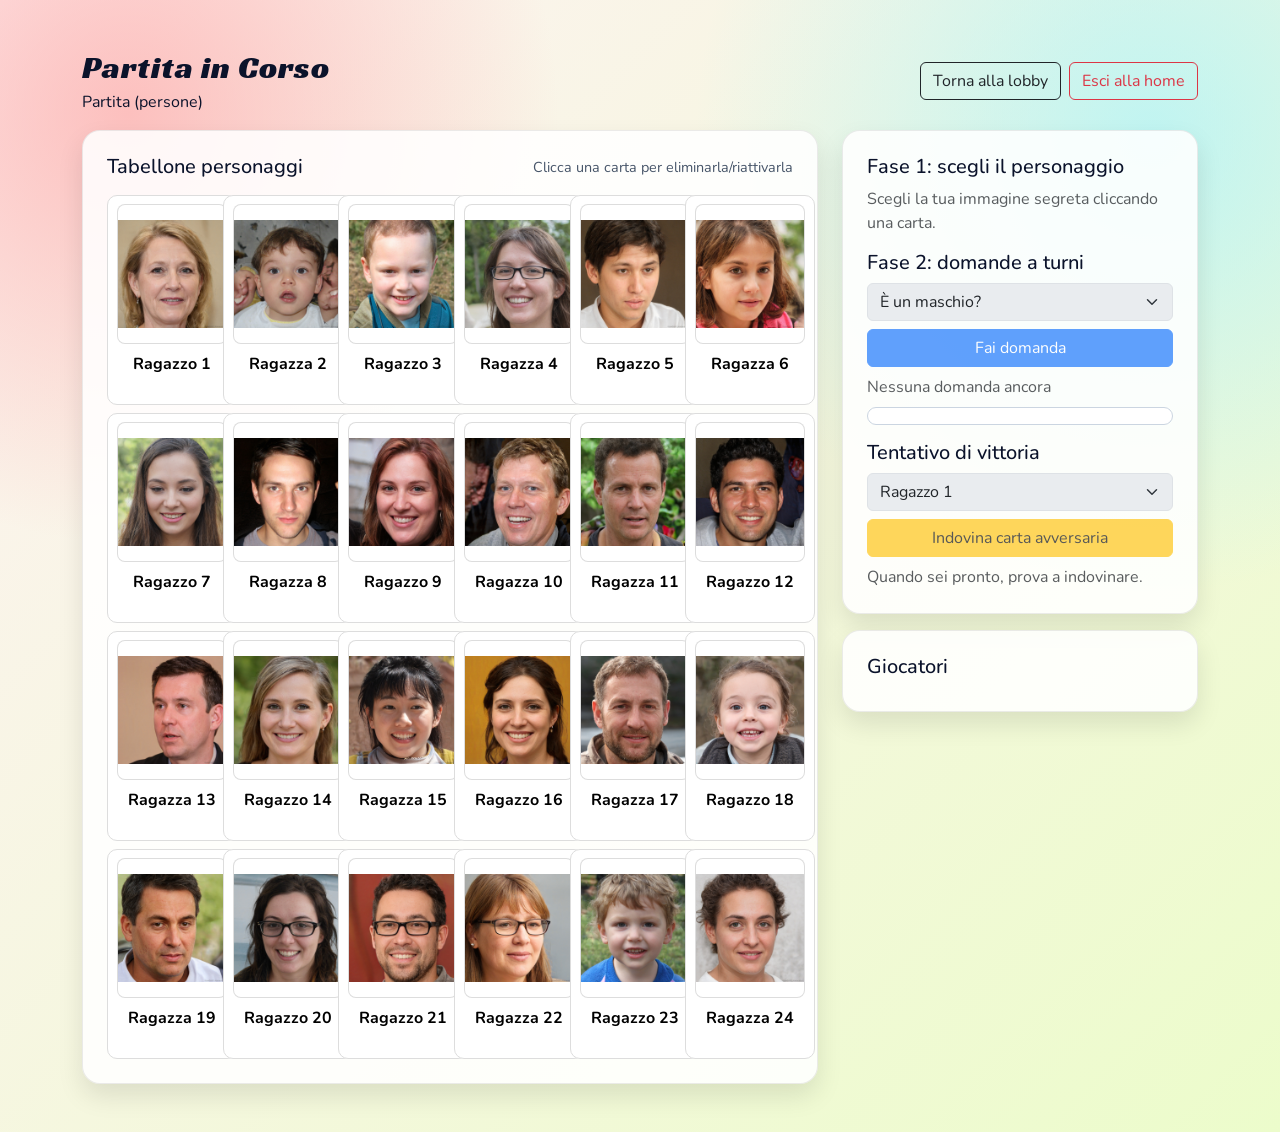
<file: static/game.html>
<!DOCTYPE html>
<html lang="it">
<head>
    <meta charset="UTF-8">
    <meta name="viewport" content="width=device-width, initial-scale=1.0">
    <title>Indovina Chi - Partita</title>
    <link href="https://fonts.googleapis.com/css2?family=Racing+Sans+One&family=Nunito:wght@400;600;700&display=swap" rel="stylesheet">
    <link
        href="https://cdn.jsdelivr.net/npm/bootstrap@5.3.2/dist/css/bootstrap.min.css"
        rel="stylesheet"
        integrity="sha384-T3c6CoIi6uLrA9TneNEoa7RxnatzjcDSCmG1MXxSR1GAsXEV/Dwwykc2MPK8M2HN"
        crossorigin="anonymous"
    />
    <link rel="stylesheet" href="stile.css" />
</head>
<body class="game-page">
    <!-- Schermata partita: tabellone, azioni di gioco e stato giocatori -->
    <main class="container py-4 py-md-5">
        <!-- Header partita con navigazione verso lobby/home -->
        <div class="d-flex justify-content-between align-items-center flex-wrap gap-2 mb-3">
            <div>
                <h1 class="title h2 mb-1">Partita in Corso</h1>
                <p id="gameInfo" class="mb-0">Indovina Chi</p>
            </div>
            <div class="d-flex gap-2">
                <a href="splash.html" class="btn btn-outline-dark">Torna alla lobby</a>
                <a id="homeBtn" href="index.html" class="btn btn-outline-danger">Esci alla home</a>
            </div>
        </div>

    <!-- Layout a due colonne: tabellone personaggi + controlli partita -->
        <div class="row g-4">
            <section class="col-lg-8">
        <!-- Colonna sinistra: griglia carte personaggi -->
                <div class="panel p-3 p-md-4">
                    <div class="d-flex justify-content-between align-items-center mb-3">
                        <h2 class="h5 mb-0">Tabellone personaggi</h2>
                        <span class="hint">Clicca una carta per eliminarla/riattivarla</span>
                    </div>
                    <div id="board" class="row row-cols-2 row-cols-md-4 row-cols-xl-6 g-2"></div>
                </div>
            </section>

            <section class="col-lg-4">
                <!-- Colonna destra: fasi di gioco (domande, risposta, tentativo) -->
                <div class="panel p-3 p-md-4 mb-3">
                    <h2 class="h5">Fase 1: scegli il personaggio</h2>
                    <p id="selectionStatus" class="mb-3 text-muted">Scegli la tua immagine segreta cliccando una carta.</p>

                    <h2 class="h5">Fase 2: domande a turni</h2>
                    <select id="questionSelect" class="form-select mb-2"></select>
                    <button id="saveQuestion" class="btn btn-primary w-100">Fai domanda</button>
                    <div id="answerPanel" class="mt-2 hide">
                        <p id="pendingQuestionText" class="mb-2 small"></p>
                        <div class="d-flex gap-2">
                            <button id="answerYesBtn" class="btn btn-success w-100">Rispondi SI</button>
                            <button id="answerNoBtn" class="btn btn-danger w-100">Rispondi NO</button>
                        </div>
                    </div>
                    <p id="questionView" class="mt-2 mb-2 text-muted">Nessuna domanda ancora</p>
                    <div id="questionList" class="question-list"></div>

                    <h2 class="h5 mt-3">Tentativo di vittoria</h2>
                    <select id="guessSelect" class="form-select mb-2"></select>
                    <button id="guessBtn" class="btn btn-warning w-100">Indovina carta avversaria</button>
                    <p id="guessFeedback" class="mt-2 mb-0 text-muted">Quando sei pronto, prova a indovinare.</p>

                    <div id="resultBanner" class="result-banner hide">
                        <p id="resultText" class="mb-2 fw-bold"></p>
                        <button id="restartBtn" class="btn btn-success w-100">Riapri la lobby</button>
                    </div>
                </div>
                <div class="panel p-3 p-md-4">
                    <!-- Lista giocatori presenti nella partita -->
                    <h2 class="h5">Giocatori</h2>
                    <ul id="playersList" class="list-group"></ul>
                </div>
            </section>
        </div>
    </main>

    <!-- Dialog personalizzati (alert, confirm, prompt) -->
    <script src="dialog.js"></script>
    <!-- Logica client della partita -->
    <script>
        // Configurazione runtime della schermata partita.
        const API_KEY = "2a6b126a-b0e9-4af0-a164-55f023d4d99c7f310849919647d5952eecd649e731cc";
        const BASE_URL = "";

        //const API_KEY = "aad21851-d11f-4bd0-ab19-5d1a52ae8dd585af34615bf747bca1a2b4709d7fc4a2";
        //const BASE_URL = "https://fluffy-sniffle-x9r9jvjx76g36jxr-3000.app.github.dev";

        const ACTIVE_SESSION_KEY = "guesswho_active_session";
        const BOT_NAME = "BOT";
        const SOLO_WAIT_MS = 60 * 1000;

        function readActiveSession() {
            try {
                return JSON.parse(sessionStorage.getItem(ACTIVE_SESSION_KEY) || "{}");
            } catch {
                return {};
            }
        }

        const params = new URLSearchParams(window.location.search);
        const sessionData = readActiveSession();
        const gameId = params.get("gameId") || sessionData.gameId || "";
        const gameName = params.get("gameName") || sessionData.gameName || "Partita";
        const gameCategory = String(sessionData.gameCategory || "persone").toLowerCase();
        const playerId = params.get("playerId") || sessionData.playerId || "";
        if (window.location.search) {
            window.history.replaceState({}, document.title, window.location.pathname);
        }

        const boardEl = document.getElementById("board");
        const playersListEl = document.getElementById("playersList");
        const questionSelect = document.getElementById("questionSelect");
        const questionView = document.getElementById("questionView");
        const questionList = document.getElementById("questionList");
        const saveQuestion = document.getElementById("saveQuestion");
        const answerPanel = document.getElementById("answerPanel");
        const pendingQuestionText = document.getElementById("pendingQuestionText");
        const answerYesBtn = document.getElementById("answerYesBtn");
        const answerNoBtn = document.getElementById("answerNoBtn");
        const selectionStatus = document.getElementById("selectionStatus");
        const gameInfo = document.getElementById("gameInfo");
        const homeBtn = document.getElementById("homeBtn");
        const guessSelect = document.getElementById("guessSelect");
        const guessBtn = document.getElementById("guessBtn");
        const guessFeedback = document.getElementById("guessFeedback");
        const resultBanner = document.getElementById("resultBanner");
        const resultText = document.getElementById("resultText");
        const restartBtn = document.getElementById("restartBtn");

        let categoryData = null;
        let characterCards = [];

        // Carica i dati JSON della categoria selezionata (personaggi + domande).
        async function loadCategoryData(category) {
            if (categoryData) {
                return categoryData;
            }

            const response = await fetch(`data/${category}.json`, {
                method: "GET",
                redirect: "follow"
            });
            const raw = await response.text();
            if (!response.ok) {
                throw new Error("Errore caricamento dati categoria");
            }

            if (!raw.trim()) {
                throw new Error("Dati categoria vuoti");
            }

            const result = JSON.parse(raw);
            if (!response.ok) {
                throw new Error(result.error || "Errore caricamento dati categoria");
            }

            categoryData = result;
            return categoryData;
        }

        function getCharacterImageUrl(name) {
            const match = categoryData?.personaggi?.find((item) => item.nome === name);
            if (match?.immagine) {
                return match.immagine;
            }
            return `https://picsum.photos/seed/${encodeURIComponent(`${gameId || "fallback"}-${name}`)}/240/240`;
        }

        function buildCharacterCards() {
            characterCards = (categoryData?.personaggi || []).map((personaggio, index) => ({
                id: `char-${index + 1}`,
                name: personaggio.nome,
                imageUrl: personaggio.immagine || getCharacterImageUrl(personaggio.nome)
            }));
        }

        // Ritorna l'elenco domande disponibili per la categoria attiva.
        function questionsForCategory() {
            return (categoryData?.domande || []).map((item) => item.testo);
        }

        function getCharacterById(characterId) {
            return characterCards.find((c) => c.id === characterId) || null;
        }

        function computeExpectedAnswerForCategory(characterName, questionText) {
            const question = categoryData?.domande?.find((item) => item.testo === questionText);
            if (!question) {
                return null;
            }
            const characterData = categoryData?.personaggi?.find((item) => item.nome === characterName);
            if (!characterData || typeof characterData.attributi?.[question.attributo] !== "boolean") {
                return null;
            }
            return characterData.attributi[question.attributo];
        }

        function getExpectedAnswerForPlayer(questionText, targetPlayerId, choiceMap) {
            if (!categoryData?.domande?.length || !categoryData?.personaggi?.length) {
                return null;
            }

            const targetCharacterId = choiceMap[targetPlayerId] || "";
            const targetCharacter = getCharacterById(targetCharacterId);
            if (!targetCharacter) {
                return null;
            }
            return computeExpectedAnswerForCategory(targetCharacter.name, questionText);
        }

        // Ricostruisce conoscenza del bot (candidati rimasti + domande gia usate).
        function getBotKnowledge(botPlayerId, targetPlayerId, moves) {
            if (!targetPlayerId || !categoryData?.domande?.length || !categoryData?.personaggi?.length) {
                return {
                    candidates: [],
                    askedQuestions: new Set()
                };
            }

            const questionsByBot = getQuestionMoves(moves).filter(
                (m) => m.playerId === botPlayerId && m.data.targetPlayerId === targetPlayerId
            );
            const askedQuestions = new Set(questionsByBot.map((m) => m.data?.text).filter(Boolean));

            const latestAnswerByQuestionId = {};
            getAnswerMoves(moves).forEach((answerMove) => {
                if (answerMove.data && answerMove.data.questionId) {
                    latestAnswerByQuestionId[answerMove.data.questionId] = answerMove;
                }
            });

            let candidates = [...(categoryData.personaggi || [])];
            questionsByBot.forEach((questionMove) => {
                const answerMove = latestAnswerByQuestionId[questionMove.data.questionId];
                if (!answerMove || typeof answerMove.data?.answer !== "boolean") {
                    return;
                }

                const questionConfig = categoryData.domande.find((q) => q.testo === questionMove.data.text);
                if (!questionConfig || !questionConfig.attributo) {
                    return;
                }

                candidates = candidates.filter((character) => {
                    const value = character.attributi?.[questionConfig.attributo];
                    return typeof value === "boolean" && value === answerMove.data.answer;
                });
            });

            return {
                candidates,
                askedQuestions
            };
        }

        function pickBestBotQuestion(candidates, askedQuestions) {
            const questions = categoryData?.domande || [];
            let bestQuestion = null;
            let bestScore = Number.POSITIVE_INFINITY;

            questions.forEach((question) => {
                if (!question?.testo || !question?.attributo || askedQuestions.has(question.testo)) {
                    return;
                }

                let yesCount = 0;
                let noCount = 0;
                candidates.forEach((character) => {
                    const value = character.attributi?.[question.attributo];
                    if (value === true) {
                        yesCount += 1;
                    } else if (value === false) {
                        noCount += 1;
                    }
                });

                // Scarto domande che non riducono i candidati.
                if (yesCount === 0 || noCount === 0) {
                    return;
                }

                const splitScore = Math.abs(yesCount - noCount);
                if (splitScore < bestScore) {
                    bestScore = splitScore;
                    bestQuestion = question.testo;
                }
            });

            if (bestQuestion) {
                return bestQuestion;
            }

            const fallback = questions.find((question) => question?.testo && !askedQuestions.has(question.testo));
            return fallback ? fallback.testo : null;
        }

        // Se il bot ha ridotto a un solo candidato, ritorna la carta da tentare.
        function getBotGuessCandidate(botPlayerId, targetPlayerId, moves) {
            const { candidates } = getBotKnowledge(botPlayerId, targetPlayerId, moves);
            if (candidates.length !== 1) {
                return null;
            }

            const match = candidates[0];
            return characterCards.find((card) => card.name === match.nome) || null;
        }

        let playersCache = [];
        let mySelectedCharacterId = "";
        let latestMovesCache = [];

        // Utility per leggere il turno e le mosse rilevanti del round corrente.
        function getOpponentPlayerId(players, currentPlayerId) {
            const opponent = players.find((p) => p.id !== currentPlayerId);
            return opponent ? opponent.id : "";
        }

        function getQuestionMoves(moves) {
            return moves.filter((m) => m.data && m.data.type === "question");
        }

        function getAnswerMoves(moves) {
            return moves.filter((m) => m.data && m.data.type === "answer");
        }

        function getCurrentRoundMoves(moves) {
            const resetIndexes = [];
            moves.forEach((m, index) => {
                if (m.data && m.data.type === "round-reset") {
                    resetIndexes.push(index);
                }
            });

            if (resetIndexes.length === 0) {
                return moves;
            }

            const startIndex = resetIndexes[resetIndexes.length - 1];
            return moves.slice(startIndex + 1);
        }

        function getLatestQuestionWithoutAnswer(moves) {
            const questions = getQuestionMoves(moves);
            const answers = getAnswerMoves(moves);
            for (let i = questions.length - 1; i >= 0; i -= 1) {
                const q = questions[i];
                const answered = answers.some((a) => a.data.questionId === q.data.questionId);
                if (!answered) {
                    return q;
                }
            }
            return null;
        }

        function getTurnState(moves, players) {
            if (players.length < 2) {
                return { canAskPlayerId: "", pendingQuestion: null };
            }

            const questions = getQuestionMoves(moves);
            const answers = getAnswerMoves(moves);
            const pendingQuestion = getLatestQuestionWithoutAnswer(moves);
            if (pendingQuestion) {
                return {
                    canAskPlayerId: "",
                    pendingQuestion
                };
            }

            if (questions.length === 0) {
                return {
                    canAskPlayerId: players[0].id,
                    pendingQuestion: null
                };
            }

            const lastQuestion = questions[questions.length - 1];
            const lastAnswer = answers.filter((a) => a.data.questionId === lastQuestion.data.questionId).pop() || null;
            if (!lastAnswer) {
                return {
                    canAskPlayerId: "",
                    pendingQuestion: lastQuestion
                };
            }

            return {
                canAskPlayerId: lastQuestion.data.targetPlayerId || "",
                pendingQuestion: null
            };
        }

        // Helper API e gestione uscita partita.
        function isBotPlayer(player) {
            return Boolean(player && typeof player.name === "string" && player.name.toUpperCase().startsWith(BOT_NAME));
        }

        function headers() {
            const h = new Headers();
            h.append("X-API-Key", API_KEY);
            return h;
        }

        async function removeCurrentPlayer() {
            if (!gameId || !playerId) {
                return;
            }

            try {
                await fetch(`${BASE_URL}/games/${gameId}/players/${playerId}`, {
                    method: "DELETE",
                    headers: headers(),
                    redirect: "follow"
                });
            } catch (error) {
                console.error(error);
            }
        }

        async function addBotToGame() {
            const response = await fetch(`${BASE_URL}/games/${gameId}/players`, {
                method: "POST",
                headers: new Headers({
                    "X-API-Key": API_KEY,
                    "Content-Type": "application/json"
                }),
                body: JSON.stringify({ name: BOT_NAME }),
                redirect: "follow"
            });
            const result = await response.json();
            if (!response.ok) {
                throw new Error(result.error || "Errore inserimento bot");
            }
            return result.player;
        }

        async function getPlayersSnapshot() {
            const response = await fetch(`${BASE_URL}/games/${gameId}/players`, {
                method: "GET",
                headers: headers(),
                redirect: "follow"
            });
            const result = await response.json();
            if (!response.ok) {
                return [];
            }
            return result.players || [];
        }

        // Se rimane solo il bot, elimina partita e riporta alla home.
        async function tryDeleteGameIfOnlyBot(players) {
            if (players.length === 1 && isBotPlayer(players[0])) {
                try {
                    await fetch(`${BASE_URL}/games/${gameId}`, {
                        method: "DELETE",
                        headers: headers(),
                        redirect: "follow"
                    });
                } catch (error) {
                    console.error(error);
                }
                sessionStorage.removeItem(ACTIVE_SESSION_KEY);
                window.location.href = "index.html";
                return true;
            }
            return false;
        }

        async function leaveToHome(event) {
            event.preventDefault();

            const playersBeforeLeave = await getPlayersSnapshot();
            const wasOneHumanOneBot = playersBeforeLeave.length === 2
                && playersBeforeLeave.some((p) => p.id === playerId)
                && playersBeforeLeave.some(isBotPlayer);

            await removeCurrentPlayer();

            if (wasOneHumanOneBot) {
                try {
                    await fetch(`${BASE_URL}/games/${gameId}`, {
                        method: "DELETE",
                        headers: headers(),
                        redirect: "follow"
                    });
                } catch (error) {
                    console.error(error);
                }
            }

            try {
                const response = await fetch(`${BASE_URL}/games/${gameId}/players`, {
                    method: "GET",
                    headers: headers(),
                    redirect: "follow"
                });
                const result = await response.json();
                if (response.ok) {
                    await tryDeleteGameIfOnlyBot(result.players || []);
                }
            } catch (error) {
                console.error(error);
            }
            sessionStorage.removeItem(ACTIVE_SESSION_KEY);
            window.location.href = "index.html";
        }

        function restartToLobby() {
            window.location.href = `splash.html?gameId=${gameId}&returnFromGame=true`;
        }

        // Rendering tabellone carte personaggi.
        function renderBoard() {
            boardEl.innerHTML = "";
            characterCards.forEach((character) => {
                const col = document.createElement("div");
                col.className = "col";

                const card = document.createElement("button");
                card.type = "button";
                card.className = "character-card w-100";
                card.dataset.characterId = character.id;
                card.innerHTML = `
                    <img class="character-thumb" src="${character.imageUrl}" alt="${character.name}">
                    <div>${character.name}</div>
                `;
                card.addEventListener("click", () => {
                    if (!mySelectedCharacterId) {
                        chooseSecretCharacter(character);
                        return;
                    }
                    card.classList.toggle("off");
                });

                col.appendChild(card);
                boardEl.appendChild(col);
            });
        }

        async function loadPlayers() {
            if (!gameId) {
                return [];
            }

            const response = await fetch(`${BASE_URL}/games/${gameId}/players`, {
                method: "GET",
                headers: headers(),
                redirect: "follow"
            });
            const result = await response.json();
            if (!response.ok) {
                throw new Error(result.error || "Errore caricamento giocatori");
            }

            playersListEl.innerHTML = "";
            result.players.forEach((p) => {
                const li = document.createElement("li");
                li.className = "list-group-item d-flex justify-content-between align-items-center";
                li.innerHTML = `<span>${p.name}</span>${p.id === playerId ? "<span class='badge text-bg-primary'>Tu</span>" : ""}`;
                playersListEl.appendChild(li);
            });

            if (playerId && !result.players.some((p) => p.id === playerId)) {
                await showAppAlert("Non fai piu parte della partita.", { title: "Accesso rimosso" });
                sessionStorage.removeItem(ACTIVE_SESSION_KEY);
                window.location.href = "index.html";
                return [];
            }

            playersCache = result.players;
            return result.players;
        }

        // API mosse: lettura stato e invio nuove azioni.
        async function getMoves() {
            const response = await fetch(`${BASE_URL}/games/${gameId}/moves`, {
                method: "GET",
                headers: headers(),
                redirect: "follow"
            });
            const result = await response.json();
            if (!response.ok) {
                throw new Error(result.error || "Errore caricamento mosse");
            }
            return result.moves || [];
        }

        async function postMove(data) {
            const response = await fetch(`${BASE_URL}/games/${gameId}/moves`, {
                method: "POST",
                headers: new Headers({
                    "X-API-Key": API_KEY,
                    "Content-Type": "application/json"
                }),
                body: JSON.stringify({
                    playerId,
                    data
                }),
                redirect: "follow"
            });
            const result = await response.json();
            if (!response.ok) {
                throw new Error(result.error || "Errore invio mossa");
            }
            return result;
        }

        async function postMoveAsPlayer(customPlayerId, data) {
            const response = await fetch(`${BASE_URL}/games/${gameId}/moves`, {
                method: "POST",
                headers: new Headers({
                    "X-API-Key": API_KEY,
                    "Content-Type": "application/json"
                }),
                body: JSON.stringify({
                    playerId: customPlayerId,
                    data
                }),
                redirect: "follow"
            });
            const result = await response.json();
            if (!response.ok) {
                throw new Error(result.error || "Errore invio mossa bot");
            }
        }

        // Logica bot per avvio automatico quando il giocatore resta solo.
        async function ensureBotForSoloPlayer(players, moves) {
            if (await tryDeleteGameIfOnlyBot(players)) {
                return;
            }

            const timerMoves = moves.filter((m) => m.data && m.data.type === "solo-timer");
            const resetMoves = moves.filter((m) => m.data && m.data.type === "solo-reset");
            const latestTimer = timerMoves[timerMoves.length - 1] || null;
            const latestReset = resetMoves[resetMoves.length - 1] || null;
            const timerActive = latestTimer && (!latestReset || new Date(latestTimer.timestamp) > new Date(latestReset.timestamp));

            const humanPlayers = players.filter((p) => !isBotPlayer(p));
            const hasBot = players.some(isBotPlayer);

            if (humanPlayers.length !== 1 || hasBot) {
                if (timerActive) {
                    await postMove({ type: "solo-reset" });
                }
                return;
            }

            const soloPlayer = humanPlayers[0];
            if (!timerActive || latestTimer.data.playerId !== soloPlayer.id) {
                await postMove({ type: "solo-timer", playerId: soloPlayer.id, startedAt: new Date().toISOString() });
                return;
            }

            const startedAt = new Date(latestTimer.data.startedAt || latestTimer.timestamp).getTime();
            if (Date.now() - startedAt < SOLO_WAIT_MS) {
                return;
            }

            const bot = await addBotToGame();
            await postMoveAsPlayer(bot.id, { type: "bot-joined", reason: "solo-timeout", playerName: BOT_NAME });
            await postMoveAsPlayer(bot.id, { type: "start", playerName: BOT_NAME });
            await postMove({ type: "solo-reset" });
        }

        function getLatestChoiceMap(moves) {
            const map = {};
            moves.filter((m) => m.data && m.data.type === "secret-choice").forEach((m) => {
                map[m.playerId] = m.data.characterId;
            });
            return map;
        }

        // Aggiorna controlli UI in base a scelta personaggio e turno corrente.
        function updateSelectionUi(moves, players) {
            const choiceMoves = moves.filter((m) => m.data && m.data.type === "secret-choice");
            const latestChoiceByPlayer = {};
            choiceMoves.forEach((m) => {
                latestChoiceByPlayer[m.playerId] = m.data.characterId;
            });

            mySelectedCharacterId = latestChoiceByPlayer[playerId] || "";

            const selectedCount = players.filter((p) => latestChoiceByPlayer[p.id]).length;
            const allReady = players.length >= 2 && selectedCount === players.length;

            const boardCards = boardEl.querySelectorAll(".character-card");
            boardCards.forEach((card) => {
                card.classList.remove("selected-secret");
                if (mySelectedCharacterId && card.dataset.characterId === mySelectedCharacterId) {
                    card.classList.add("selected-secret");
                }
            });

            if (!mySelectedCharacterId) {
                selectionStatus.innerText = "Scegli la tua immagine segreta cliccando una carta.";
            } else if (!allReady) {
                selectionStatus.innerText = "Immagine scelta. In attesa che l'altro giocatore scelga la sua.";
            } else {
                selectionStatus.innerText = "Entrambi pronti. Ora fatevi le domande.";
            }

            const turnState = getTurnState(moves, players);
            const myPendingQuestion = turnState.pendingQuestion && turnState.pendingQuestion.data.targetPlayerId === playerId
                ? turnState.pendingQuestion
                : null;

            const canAsk = allReady && turnState.canAskPlayerId === playerId;
            const canAnswer = allReady && Boolean(myPendingQuestion);

            questionSelect.disabled = !canAsk;
            saveQuestion.disabled = !canAsk;
            guessSelect.disabled = !allReady;
            guessBtn.disabled = !allReady;

            if (canAnswer) {
                answerPanel.classList.remove("hide");
                pendingQuestionText.innerText = `Domanda ricevuta: ${myPendingQuestion.data.text}`;
                answerYesBtn.disabled = false;
                answerNoBtn.disabled = false;
            } else {
                answerPanel.classList.add("hide");
                pendingQuestionText.innerText = "";
                answerYesBtn.disabled = true;
                answerNoBtn.disabled = true;
            }

            if (!allReady) {
                questionView.innerText = "Le domande si attivano quando entrambi hanno scelto la carta.";
            } else if (canAsk) {
                questionView.innerText = "E' il tuo turno: scegli una domanda preimpostata.";
            } else if (canAnswer) {
                questionView.innerText = "Rispondi alla domanda ricevuta per continuare il turno.";
            } else if (turnState.pendingQuestion) {
                questionView.innerText = "In attesa che l'avversario risponda alla domanda in corso.";
            } else {
                const asker = players.find((p) => p.id === turnState.canAskPlayerId);
                questionView.innerText = `Turno di ${asker ? asker.name : "altro giocatore"}: attendi la prossima domanda.`;
            }
        }

        function renderQuestions(moves) {
            const questionMoves = getQuestionMoves(moves);
            const answerMoves = getAnswerMoves(moves);
            const guessMoves = moves.filter((m) => m.data && m.data.type === "guess");
            questionList.innerHTML = "";

            if (questionMoves.length === 0) {
                questionList.innerHTML = "<p class='text-muted mb-0'>Le domande appariranno qui in tempo reale.</p>";
            } else {
                questionMoves.forEach((m) => {
                    const item = document.createElement("div");
                    item.className = "question-item";
                    const who = m.data.playerName || "Giocatore";
                    const targetName = playersCache.find((p) => p.id === m.data.targetPlayerId)?.name || "avversario";
                    item.innerHTML = `<strong>${who}</strong> chiede a <strong>${targetName}</strong>: ${m.data.text || ""}`;
                    questionList.appendChild(item);

                    const answer = answerMoves.find((a) => a.data.questionId === m.data.questionId);
                    const answerItem = document.createElement("div");
                    answerItem.className = "question-item";
                    if (answer) {
                        const answerWho = answer.data.playerName || "Giocatore";
                        answerItem.innerHTML = `<strong>${answerWho}</strong> risponde: ${answer.data.answerText || "-"}`;
                    } else {
                        answerItem.innerHTML = "<em class='text-muted'>In attesa di risposta...</em>";
                    }
                    questionList.appendChild(answerItem);
                });
            }

            guessMoves.forEach((m) => {
                const item = document.createElement("div");
                item.className = "question-item";
                const who = m.data.playerName || "Giocatore";
                item.innerHTML = `<strong>${who}</strong> ha provato a indovinare: ${m.data.guessedCharacterName || "?"} ${m.data.correct ? "(GIUSTO)" : "(sbagliato)"}`;
                questionList.appendChild(item);
            });
            questionList.scrollTop = questionList.scrollHeight;
        }

        // Gestione comportamento bot durante il gioco (risposte, domande, tentativi).
        async function ensureBotParticipation(players, moves) {
            const botPlayer = players.find(isBotPlayer);
            if (!botPlayer) {
                return;
            }

            const targetPlayer = players.find((p) => p.id !== botPlayer.id) || null;

            const gameOverMoves = moves.filter((m) => m.data && m.data.type === "game-over");
            if (gameOverMoves.length > 0) {
                return;
            }

            const latestChoiceByPlayer = getLatestChoiceMap(moves);
            if (!latestChoiceByPlayer[botPlayer.id]) {
                const randomChar = characterCards[Math.floor(Math.random() * characterCards.length)];
                await postMoveAsPlayer(botPlayer.id, {
                    type: "secret-choice",
                    characterId: randomChar.id,
                    characterName: randomChar.name,
                    imageUrl: randomChar.imageUrl,
                    playerName: BOT_NAME
                });
                return;
            }

            const allReady = players.length >= 2 && players.every((p) => latestChoiceByPlayer[p.id]);
            if (!allReady) {
                return;
            }

            const turnState = getTurnState(moves, players);
            const pendingQuestion = turnState.pendingQuestion;

            if (pendingQuestion && pendingQuestion.data.targetPlayerId === botPlayer.id) {
                const botAnswerMoves = getAnswerMoves(moves).filter((m) => m.playerId === botPlayer.id);
                const lastBotAnswerMs = botAnswerMoves.length > 0
                    ? new Date(botAnswerMoves[botAnswerMoves.length - 1].timestamp).getTime()
                    : 0;
                if (Date.now() - lastBotAnswerMs > 2500) {
                    const latestChoiceByPlayerBot = getLatestChoiceMap(moves);
                    const expectedAnswer = getExpectedAnswerForPlayer(
                        pendingQuestion.data.text,
                        botPlayer.id,
                        latestChoiceByPlayerBot
                    );
                    const yes = typeof expectedAnswer === "boolean" ? expectedAnswer : (Math.random() >= 0.5);
                    await postMoveAsPlayer(botPlayer.id, {
                        type: "answer",
                        questionId: pendingQuestion.data.questionId,
                        answer: yes,
                        answerText: yes ? "SI" : "NO",
                        validated: typeof expectedAnswer === "boolean",
                        playerName: BOT_NAME
                    });
                }
                return;
            }

            if (turnState.canAskPlayerId === botPlayer.id) {
                const botGuessMoves = moves.filter((m) => m.data && m.data.type === "guess" && m.playerId === botPlayer.id);
                const lastBotGuessMs = botGuessMoves.length > 0
                    ? new Date(botGuessMoves[botGuessMoves.length - 1].timestamp).getTime()
                    : 0;
                const { candidates, askedQuestions } = getBotKnowledge(botPlayer.id, targetPlayer?.id || "", moves);
                const candidateCard = getBotGuessCandidate(botPlayer.id, targetPlayer?.id || "", moves);
                const guessedIds = new Set(botGuessMoves.map((m) => m.data?.guessedCharacterId).filter(Boolean));
                const candidateCards = candidates
                    .map((candidate) => characterCards.find((card) => card.name === candidate.nome))
                    .filter(Boolean)
                    .filter((card) => !guessedIds.has(card.id));
                const nextQuestionText = pickBestBotQuestion(candidates, askedQuestions);
                const hasPerfectDeduction = Boolean(candidateCard);
                const noMoreUsefulQuestions = !nextQuestionText;

                const shouldGuessNow = Boolean(
                    targetPlayer
                    && candidateCards.length > 0
                    && (
                        hasPerfectDeduction
                        || noMoreUsefulQuestions
                    )
                    && Date.now() - lastBotGuessMs > 2500
                );

                if (shouldGuessNow) {
                    const guessCard = hasPerfectDeduction
                        ? candidateCard
                        : candidateCards[Math.floor(Math.random() * candidateCards.length)];
                    if (guessCard && targetPlayer) {
                        const correct = latestChoiceByPlayer[targetPlayer.id] === guessCard.id;

                        await postMoveAsPlayer(botPlayer.id, {
                            type: "guess",
                            guessedCharacterId: guessCard.id,
                            guessedCharacterName: guessCard.name,
                            targetPlayerId: targetPlayer.id,
                            correct,
                            playerName: BOT_NAME
                        });

                        if (correct) {
                            await postMoveAsPlayer(botPlayer.id, {
                                type: "game-over",
                                winnerPlayerId: botPlayer.id,
                                winnerName: BOT_NAME,
                                loserPlayerId: targetPlayer.id,
                                loserName: targetPlayer.name,
                                reason: "bot-deduction"
                            });
                        }
                        return;
                    }
                }

                const botQuestionMoves = getQuestionMoves(moves).filter((m) => m.playerId === botPlayer.id);
                const lastBotQuestionMs = botQuestionMoves.length > 0
                    ? new Date(botQuestionMoves[botQuestionMoves.length - 1].timestamp).getTime()
                    : 0;

                if (Date.now() - lastBotQuestionMs > 3000 && nextQuestionText) {
                    const targetPlayerId = players.find((p) => p.id !== botPlayer.id)?.id || "";
                    await postMoveAsPlayer(botPlayer.id, {
                        type: "question",
                        questionId: `q-${botPlayer.id}-${Date.now()}`,
                        text: nextQuestionText,
                        targetPlayerId,
                        playerName: BOT_NAME
                    });
                }
            }
        }

        function renderGameOver(moves, players) {
            const gameOverMoves = moves.filter((m) => m.data && m.data.type === "game-over");
            if (gameOverMoves.length === 0) {
                resultBanner.classList.add("hide");
                return false;
            }

            const finalMove = gameOverMoves[gameOverMoves.length - 1];
            const winnerId = finalMove.data.winnerPlayerId;
            const winner = players.find((p) => p.id === winnerId);
            const winnerName = winner ? winner.name : (finalMove.data.winnerName || "Giocatore");

            if (winnerId === playerId) {
                resultText.innerText = "Hai vinto! Hai indovinato la carta avversaria.";
            } else {
                resultText.innerText = `Hai perso! ${winnerName} ha indovinato la carta.`;
            }

            resultBanner.classList.remove("hide");
            questionSelect.disabled = true;
            saveQuestion.disabled = true;
            answerYesBtn.disabled = true;
            answerNoBtn.disabled = true;
            guessSelect.disabled = true;
            guessBtn.disabled = true;
            return true;
        }

        // Azioni giocatore: scelta carta, domanda, risposta e tentativo finale.
        async function chooseSecretCharacter(character) {
            if (mySelectedCharacterId) {
                return;
            }

            try {
                await postMove({
                    type: "secret-choice",
                    characterId: character.id,
                    characterName: character.name,
                    imageUrl: character.imageUrl,
                    playerName: playersCache.find((p) => p.id === playerId)?.name || "Giocatore"
                });
                await refreshGameState();
            } catch (error) {
                console.error(error);
                await showAppAlert(error.message, { title: "Errore" });
            }
        }

        async function submitQuestion() {
            const value = questionSelect.value;
            if (!value) {
                return;
            }

            const turnState = getTurnState(latestMovesCache, playersCache);
            if (turnState.pendingQuestion) {
                await showAppAlert("Attendi la risposta alla domanda precedente.", { title: "Azione non disponibile" });
                return;
            }
            if (turnState.canAskPlayerId !== playerId) {
                await showAppAlert("Non e' il tuo turno per fare una domanda.", { title: "Turno avversario" });
                return;
            }

            const targetPlayerId = getOpponentPlayerId(playersCache, playerId);
            if (!targetPlayerId) {
                return;
            }

            try {
                await postMove({
                    type: "question",
                    questionId: `q-${playerId}-${Date.now()}`,
                    text: value,
                    targetPlayerId,
                    playerName: playersCache.find((p) => p.id === playerId)?.name || "Giocatore"
                });
                await refreshGameState();
            } catch (error) {
                console.error(error);
                await showAppAlert(error.message, { title: "Errore" });
            }
        }

        async function submitAnswer(answerValue) {
            const pendingQuestion = getLatestQuestionWithoutAnswer(latestMovesCache);
            if (!pendingQuestion || pendingQuestion.data.targetPlayerId !== playerId) {
                await showAppAlert("Non hai domande in attesa a cui rispondere.", { title: "Nessuna domanda" });
                return;
            }

            const latestChoiceByPlayer = getLatestChoiceMap(latestMovesCache);
            const expectedAnswer = getExpectedAnswerForPlayer(
                pendingQuestion.data.text,
                playerId,
                latestChoiceByPlayer
            );
            const requestedAnswer = Boolean(answerValue);
            const finalAnswer = typeof expectedAnswer === "boolean" ? expectedAnswer : requestedAnswer;

            if (typeof expectedAnswer === "boolean" && requestedAnswer !== expectedAnswer) {
                await showAppAlert("Risposta non coerente con il personaggio segreto: invio automatico della risposta corretta.", { title: "Risposta corretta applicata" });
            }

            try {
                await postMove({
                    type: "answer",
                    questionId: pendingQuestion.data.questionId,
                    answer: finalAnswer,
                    answerText: finalAnswer ? "SI" : "NO",
                    validated: typeof expectedAnswer === "boolean",
                    playerName: playersCache.find((p) => p.id === playerId)?.name || "Giocatore"
                });
                await refreshGameState();
            } catch (error) {
                console.error(error);
                await showAppAlert(error.message, { title: "Errore" });
            }
        }

        async function submitGuess() {
            const guessedCharacterId = guessSelect.value;
            if (!guessedCharacterId) {
                return;
            }

            const latestChoiceByPlayer = getLatestChoiceMap(latestMovesCache);
            const opponents = playersCache.filter((p) => p.id !== playerId);
            const target = opponents.find((p) => latestChoiceByPlayer[p.id]);
            if (!target) {
                guessFeedback.innerText = "Attendi che l'avversario scelga il suo personaggio.";
                return;
            }

            const guessedCharacter = characterCards.find((c) => c.id === guessedCharacterId);
            const correct = guessedCharacterId === latestChoiceByPlayer[target.id];

            try {
                await postMove({
                    type: "guess",
                    guessedCharacterId,
                    guessedCharacterName: guessedCharacter ? guessedCharacter.name : guessedCharacterId,
                    targetPlayerId: target.id,
                    correct,
                    playerName: playersCache.find((p) => p.id === playerId)?.name || "Giocatore"
                });

                if (correct) {
                    await postMove({
                        type: "game-over",
                        winnerPlayerId: playerId,
                        winnerName: playersCache.find((p) => p.id === playerId)?.name || "Giocatore",
                        loserPlayerId: target.id,
                        loserName: target.name,
                        reason: "correct-guess"
                    });
                    guessFeedback.innerText = "Hai indovinato la carta corretta!";
                } else {
                    guessFeedback.innerText = "Tentativo sbagliato. Continua a fare domande.";
                }

                await refreshGameState();
            } catch (error) {
                console.error(error);
                await showAppAlert(error.message, { title: "Errore" });
            }
        }

        // Ciclo principale: ricarica stato remoto e aggiorna tutta la UI.
        async function refreshGameState() {
            let players = await loadPlayers();
            if (players.length === 0) {
                return;
            }
            let moves = await getMoves();

            await ensureBotForSoloPlayer(players, moves);
            players = await loadPlayers();
            if (players.length === 0) {
                return;
            }
            moves = await getMoves();
            let roundMoves = getCurrentRoundMoves(moves);
            await ensureBotParticipation(players, roundMoves);
            players = await loadPlayers();
            if (players.length === 0) {
                return;
            }
            moves = await getMoves();
            roundMoves = getCurrentRoundMoves(moves);

            latestMovesCache = roundMoves;
            updateSelectionUi(roundMoves, players);
            renderQuestions(roundMoves);
            renderGameOver(roundMoves, players);
        }

        async function init() {
            try {
                await loadCategoryData(gameCategory);
            } catch (error) {
                await showAppAlert(`Errore caricamento categoria ${gameCategory}: ${error.message}`, { title: "Errore categoria" });
                return;
            }

            buildCharacterCards();
            if (characterCards.length === 0) {
                await showAppAlert(`Nessun personaggio trovato per la categoria ${gameCategory}.`, { title: "Dati mancanti" });
                return;
            }
            gameInfo.innerText = `${gameName} (${gameCategory})${gameId ? ` - ID: ${gameId}` : ""}`;
            const presetQuestions = questionsForCategory();
            if (presetQuestions.length === 0) {
                await showAppAlert(`Nessuna domanda trovata per la categoria ${gameCategory}.`, { title: "Dati mancanti" });
                return;
            }
            questionSelect.innerHTML = presetQuestions.map((q) => `<option value="${q}">${q}</option>`).join("");
            renderBoard();
            guessSelect.innerHTML = characterCards.map((c) => `<option value="${c.id}">${c.name}</option>`).join("");
            questionSelect.disabled = true;
            saveQuestion.disabled = true;
            answerYesBtn.disabled = true;
            answerNoBtn.disabled = true;
            guessSelect.disabled = true;
            guessBtn.disabled = true;
            saveQuestion.addEventListener("click", submitQuestion);
            answerYesBtn.addEventListener("click", () => submitAnswer(true));
            answerNoBtn.addEventListener("click", () => submitAnswer(false));
            guessBtn.addEventListener("click", submitGuess);

            try {
                await refreshGameState();
                setInterval(refreshGameState, 2500);
            } catch (error) {
                console.error(error);
            }
        }
        
        // Listener globali e avvio iniziale pagina.
        homeBtn.addEventListener("click", leaveToHome);
        restartBtn.addEventListener("click", restartToLobby);
        init();
    </script>
</body>
</html>
</file>
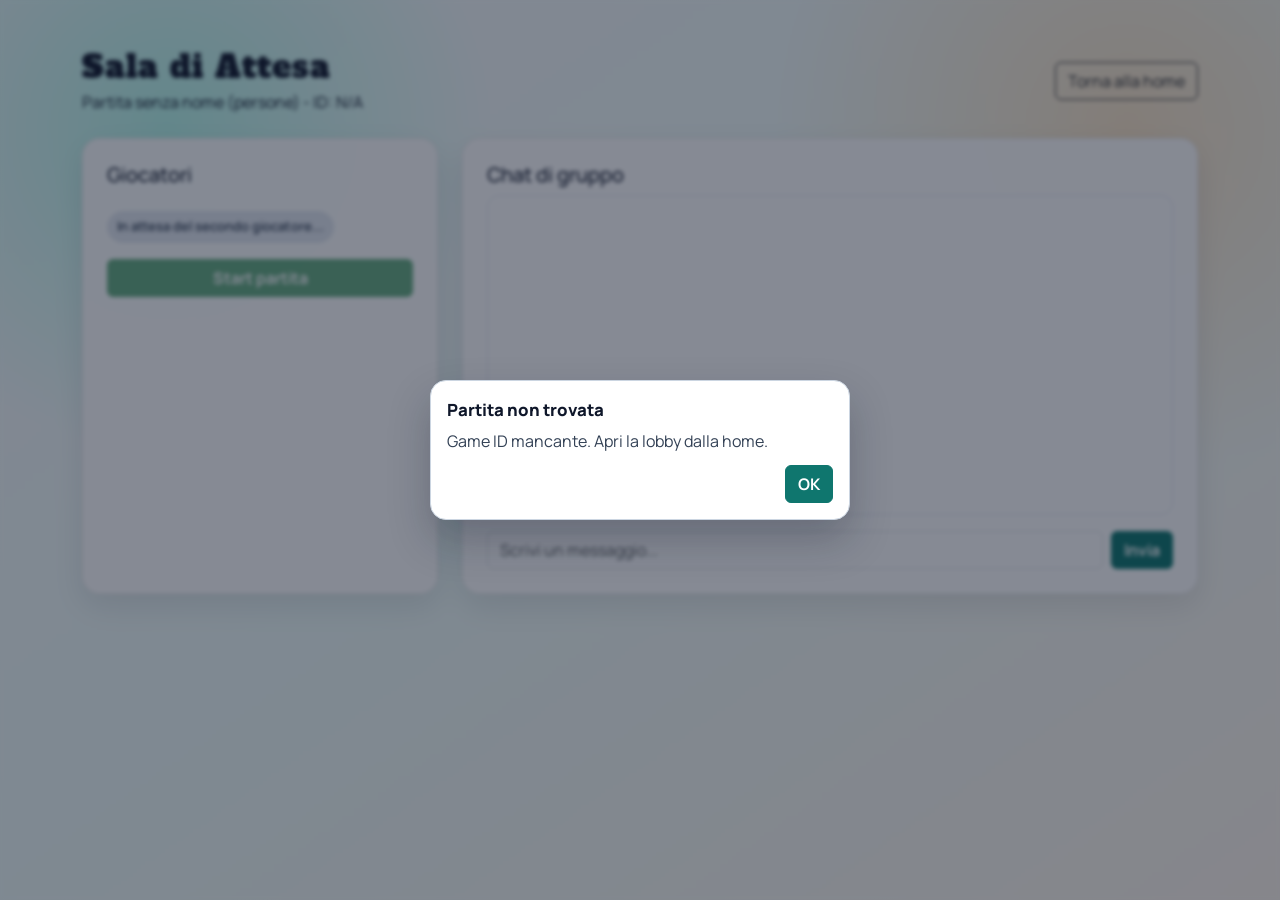
<file: static/splash.html>
<!DOCTYPE html>
<html lang="it">
<head>
    <meta charset="UTF-8">
    <meta name="viewport" content="width=device-width, initial-scale=1.0">
    <title>Lobby Partita</title>
    <link href="https://fonts.googleapis.com/css2?family=Alfa+Slab+One&family=Manrope:wght@400;600;700&display=swap" rel="stylesheet">
    <link
        href="https://cdn.jsdelivr.net/npm/bootstrap@5.3.2/dist/css/bootstrap.min.css"
        rel="stylesheet"
        integrity="sha384-T3c6CoIi6uLrA9TneNEoa7RxnatzjcDSCmG1MXxSR1GAsXEV/Dwwykc2MPK8M2HN"
        crossorigin="anonymous"
    />
    <link rel="stylesheet" href="stile.css" />
</head>
<body class="splash-page">
    <!-- Schermata lobby singola partita: giocatori in attesa e chat -->
    <main class="container py-4 py-md-5">
        <!-- Header con nome partita e link di ritorno alla home -->
        <div class="d-flex justify-content-between align-items-center flex-wrap gap-3 mb-4">
            <div>
                <h1 class="title h2 mb-1">Sala di Attesa</h1>
                <p class="mb-0" id="gameTitle">Partita</p>
            </div>
            <a id="homeLink" href="index.html" class="btn btn-outline-dark">Torna alla home</a>
        </div>

    <!-- Layout a due colonne: stato giocatori e chat di gruppo -->
        <div class="row g-4">
            <section class="col-lg-4">
        <!-- Pannello stato partita: elenco giocatori e pulsante start -->
                <div class="glass p-3 p-md-4 h-100">
                    <h2 class="h5">Giocatori</h2>
                    <ul id="playersList" class="list-group mb-3"></ul>
                    <p id="waitingLabel" class="mb-3"><span class="waiting-pill">In attesa del secondo giocatore...</span></p>
                    <button id="startBtn" type="button" class="btn btn-start w-100" disabled>Start partita</button>
                </div>
            </section>

            <section class="col-lg-8">
                <!-- Pannello chat: storico messaggi e invio nuovi messaggi -->
                <div class="glass p-3 p-md-4 h-100 d-flex flex-column">
                    <h2 class="h5">Chat di gruppo</h2>
                    <div id="chatBox" class="chat-box mb-3"></div>
                    <form id="chatForm" class="d-flex gap-2 mt-auto">
                        <input id="chatInput" type="text" class="form-control" placeholder="Scrivi un messaggio..." required>
                        <button type="submit" class="btn btn-brand">Invia</button>
                    </form>
                </div>
            </section>
        </div>
    </main>

    <!-- Dialog personalizzati (alert, confirm, prompt) -->
    <script src="dialog.js"></script>
    <!-- Logica client della splash/lobby partita -->
    <script>
        // Configurazione pagina lobby di una specifica partita.
        const API_KEY = "2a6b126a-b0e9-4af0-a164-55f023d4d99c7f310849919647d5952eecd649e731cc";
        const BASE_URL = "https://expert-space-spoon-4j5rj5jjq7g6c5544-3000.app.github.dev";
        //const API_KEY = "aad21851-d11f-4bd0-ab19-5d1a52ae8dd585af34615bf747bca1a2b4709d7fc4a2";
        //const BASE_URL = "https://fluffy-sniffle-x9r9jvjx76g36jxr-3000.app.github.dev";
        const ACTIVE_SESSION_KEY = "guesswho_active_session";
        const BOT_NAME = "BOT";
        const SOLO_WAIT_MS = 60 * 1000;

        function readActiveSession() {
            try {
                return JSON.parse(sessionStorage.getItem(ACTIVE_SESSION_KEY) || "{}");
            } catch {
                return {};
            }
        }

        function saveActiveSession(data) {
            sessionStorage.setItem(ACTIVE_SESSION_KEY, JSON.stringify(data));
        }

        const params = new URLSearchParams(window.location.search);
        const sessionData = readActiveSession();
        const gameId = params.get("gameId") || sessionData.gameId || "";
        const gameName = params.get("gameName") || sessionData.gameName || "Partita senza nome";
        const gameCategory = sessionData.gameCategory || "persone";
        let playerId = params.get("playerId") || sessionData.playerId || "";
        let playerName = params.get("playerName") || sessionData.playerName || "";
        const returnFromGame = params.get("returnFromGame") === "true";
        if (window.location.search) {
            window.history.replaceState({}, document.title, window.location.pathname);
        }
        let gameAlreadyOpened = false;
        let startRequested = false;
        const lobbyOpenedAtMs = Date.now();

        const gameTitle = document.getElementById("gameTitle");
        const playersList = document.getElementById("playersList");
        const waitingLabel = document.getElementById("waitingLabel");
        const startBtn = document.getElementById("startBtn");
        const chatBox = document.getElementById("chatBox");
        const chatForm = document.getElementById("chatForm");
        const chatInput = document.getElementById("chatInput");
        const homeLink = document.getElementById("homeLink");

        // Costruisce header standard per richieste GET/POST.
        function headers(isJson) {
            const h = new Headers();
            h.append("X-API-Key", API_KEY);
            if (isJson) {
                h.append("Content-Type", "application/json");
            }
            return h;
        }

        function isBotPlayer(player) {
            return Boolean(player && typeof player.name === "string" && player.name.toUpperCase().startsWith(BOT_NAME));
        }

        // Invia una mossa a nome di un player specifico (usato anche dal bot).
        async function postMoveAsPlayer(customPlayerId, data) {
            const response = await fetch(`${BASE_URL}/games/${gameId}/moves`, {
                method: "POST",
                headers: headers(true),
                body: JSON.stringify({
                    playerId: customPlayerId,
                    data
                }),
                redirect: "follow"
            });
            const result = await response.json();
            if (!response.ok) {
                throw new Error(result.error || "Errore invio mossa");
            }
        }

        async function addBotToGame() {
            const response = await fetch(`${BASE_URL}/games/${gameId}/players`, {
                method: "POST",
                headers: headers(true),
                body: JSON.stringify({ name: BOT_NAME }),
                redirect: "follow"
            });
            const result = await response.json();
            if (!response.ok) {
                throw new Error(result.error || "Errore inserimento bot");
            }
            return result.player;
        }

        async function removePlayerFromGame(targetPlayerId) {
            await fetch(`${BASE_URL}/games/${gameId}/players/${targetPlayerId}`, {
                method: "DELETE",
                headers: headers(false),
                redirect: "follow"
            });
        }

        async function getPlayersSnapshot() {
            const response = await fetch(`${BASE_URL}/games/${gameId}/players`, {
                method: "GET",
                headers: headers(false),
                redirect: "follow"
            });
            const result = await response.json();
            if (!response.ok) {
                return [];
            }
            return result.players || [];
        }

        /** Se nella partita è rimasto solo un bot, la elimino per evitare di lasciare partite fantasma in attesa di un secondo giocatore. */
        async function tryDeleteGameIfOnlyBot(players) {
            if (players.length === 1 && isBotPlayer(players[0])) {
                try {
                    await fetch(`${BASE_URL}/games/${gameId}`, {
                        method: "DELETE",
                        headers: headers(false),
                        redirect: "follow"
                    });
                } catch (error) {
                    console.error(error);
                }
                sessionStorage.removeItem(ACTIVE_SESSION_KEY);
                window.location.href = "index.html";
                return true;
            }
            return false;
        }

        // Gestisce il caso giocatore solo: timer e inserimento automatico bot.
        async function ensureBotForSoloPlayer(players, moves) {
            const timerMoves = moves.filter((m) => m.data && m.data.type === "solo-timer");
            const resetMoves = moves.filter((m) => m.data && m.data.type === "solo-reset");
            const latestTimer = timerMoves[timerMoves.length - 1] || null;
            const latestReset = resetMoves[resetMoves.length - 1] || null;
            const timerActive = latestTimer && (!latestReset || new Date(latestTimer.timestamp) > new Date(latestReset.timestamp));

            if (await tryDeleteGameIfOnlyBot(players)) {
                return;
            }

            if (players.length !== 1) {
                if (timerActive) {
                    await postMove({ type: "solo-reset" });
                }
                return;
            }

            const soloPlayer = players[0];
            if (!timerActive || latestTimer.data.playerId !== soloPlayer.id) {
                await postMove({ type: "solo-timer", playerId: soloPlayer.id, startedAt: new Date().toISOString() });
                return;
            }

            const startedAt = new Date(latestTimer.data.startedAt || latestTimer.timestamp).getTime();
            /** Se il timer è attivo ma non è ancora scaduto, aspetto senza fare nulla. Solo quando scade, inserisco il bot e avvio la partita. */
            if (Date.now() - startedAt < SOLO_WAIT_MS) {
                return;
            }
            /** Il timer è scaduto: inserisco il bot, faccio partire la partita e resetto il timer per eventuali futuri casi di abbandono. */
            const bot = await addBotToGame();
            await postMoveAsPlayer(bot.id, { type: "bot-joined", reason: "solo-timeout", playerName: BOT_NAME });
            await postMoveAsPlayer(bot.id, { type: "start", playerName: BOT_NAME });
            await postMove({ type: "solo-reset" });
        }

        async function requireGameId() {
            if (!gameId) {
                await showAppAlert("Game ID mancante. Apri la lobby dalla home.", { title: "Partita non trovata" });
                window.location.href = "index.html";
                return false;
            }
            return true;
        }

        // Uscita controllata: rimuove player e prova a ripulire la partita se necessario.
        async function leaveCurrentGame() {
            if (!gameId || !playerId) {
                return;
            }

            const playersBeforeLeave = await getPlayersSnapshot();
            const wasOneHumanOneBot = playersBeforeLeave.length === 2
                && playersBeforeLeave.some((p) => p.id === playerId)
                && playersBeforeLeave.some(isBotPlayer);

            try {
                await fetch(`${BASE_URL}/games/${gameId}/players/${playerId}`, {
                    method: "DELETE",
                    headers: headers(false),
                    redirect: "follow"
                });
            } catch (error) {
                console.error(error);
            }

            if (wasOneHumanOneBot) {
                try {
                    await fetch(`${BASE_URL}/games/${gameId}`, {
                        method: "DELETE",
                        headers: headers(false),
                        redirect: "follow"
                    });
                } catch (error) {
                    console.error(error);
                }
            }

            try {
                const response = await fetch(`${BASE_URL}/games/${gameId}/players`, {
                    method: "GET",
                    headers: headers(false),
                    redirect: "follow"
                });
                const result = await response.json();
                if (response.ok) {
                    await tryDeleteGameIfOnlyBot(result.players || []);
                }
            } catch (error) {
                console.error(error);
            }
        }

        async function leaveToHome(event) {
            event.preventDefault();
            await leaveCurrentGame();
            sessionStorage.removeItem(ACTIVE_SESSION_KEY);
            window.location.href = "index.html";
        }

        function openGameWindow() {
            if (gameAlreadyOpened) {
                return;
            }
            gameAlreadyOpened = true;
            saveActiveSession({
                gameId,
                gameName,
                gameCategory,
                playerId,
                playerName,
                updatedAt: new Date().toISOString()
            });
            const target = "game.html";
            window.location.href = target;
        }

        // Se si torna da una partita conclusa, registra il reset del round.
        async function ensureRoundResetMove(moves) {
            if (!returnFromGame) {
                return;
            }

            const resetAlreadySent = moves.some((m) => {
                if (!m.data || m.data.type !== "round-reset") {
                    return false;
                }
                const moveTime = new Date(m.timestamp || 0).getTime();
                return Number.isFinite(moveTime) && moveTime >= lobbyOpenedAtMs;
            });

            if (!resetAlreadySent) {
                await postMove({
                    type: "round-reset",
                    reason: "rematch",
                    startedAt: new Date().toISOString()
                });
            }
        }

        function appendMessage(msg, sideInfo) {
            const line = document.createElement("div");
            line.className = "chat-message";
            line.innerHTML = `<strong>${sideInfo}</strong><br>${msg}`;
            chatBox.appendChild(line);
        }

        // Carica e renderizza giocatori della lobby.
        async function loadPlayers() {
            const response = await fetch(`${BASE_URL}/games/${gameId}/players`, {
                method: "GET",
                headers: headers(false),
                redirect: "follow"
            });
            const result = await response.json();
            if (!response.ok) {
                throw new Error(result.error || "Errore nel recupero giocatori");
            }

            playersList.innerHTML = "";
            result.players.forEach((p) => {
                const li = document.createElement("li");
                li.className = "list-group-item d-flex justify-content-between align-items-center";
                li.innerHTML = `<span>${p.name}</span>${p.id === playerId ? "<span class='badge text-bg-primary'>Tu</span>" : ""}`;
                playersList.appendChild(li);
            });

            if (!playerId && result.players.length > 0) {
                playerId = result.players[0].id;
                playerName = result.players[0].name;
                saveActiveSession({
                    gameId,
                    gameName,
                    gameCategory,
                    playerId,
                    playerName,
                    updatedAt: new Date().toISOString()
                });
            }

            if (playerId && !result.players.some((p) => p.id === playerId)) {
                await showAppAlert("Non fai piu parte della partita.", { title: "Accesso rimosso" });
                sessionStorage.removeItem(ACTIVE_SESSION_KEY);
                window.location.href = "index.html";
                return [];
            }

            const canStart = result.players.length >= 2;
            if (!canStart) {
                startRequested = false;
                startBtn.disabled = true;
                startBtn.innerText = "Start partita";
                waitingLabel.classList.remove("hide");
                waitingLabel.innerHTML = "<span class='waiting-pill'>In attesa del secondo giocatore...</span>";
            }

            return result.players;
        }

        // Carica chat/segnali di start e aggiorna lo stato dei pulsanti.
        async function loadChatAndSignals(players) {
            const response = await fetch(`${BASE_URL}/games/${gameId}/moves`, {
                method: "GET",
                headers: headers(false),
                redirect: "follow"
            });
            const result = await response.json();
            if (!response.ok) {
                throw new Error(result.error || "Errore nel recupero chat");
            }

            await ensureBotForSoloPlayer(players, result.moves);

            const chatMoves = result.moves.filter((m) => m.data && m.data.type === "chat");
            const startMoves = result.moves.filter((m) => m.data && m.data.type === "start");
            const startedPlayerIds = new Set(
                startMoves
                    .filter((m) => {
                        if (!returnFromGame) {
                            return true;
                        }
                        const moveTime = new Date(m.timestamp || 0).getTime();
                        return Number.isFinite(moveTime) && moveTime >= lobbyOpenedAtMs;
                    })
                    .map((m) => m.playerId)
            );

            chatBox.innerHTML = "";
            chatMoves.forEach((m) => {
                appendMessage(m.data.text || "", `${m.data.playerName || "Giocatore"}`);
            });
            chatBox.scrollTop = chatBox.scrollHeight;

            const canStart = players.length >= 2;
            if (playerId && startedPlayerIds.has(playerId)) {
                startRequested = true;
            }

            if (canStart) {
                const allStarted = players.every((p) => startedPlayerIds.has(p.id));
                if (allStarted && !gameAlreadyOpened) {
                    await ensureRoundResetMove(result.moves || []);
                    openGameWindow();
                    return;
                }

                if (startRequested) {
                    startBtn.disabled = true;
                    startBtn.innerText = "In attesa dell'altro...";
                    waitingLabel.classList.remove("hide");
                    waitingLabel.innerHTML = "<span class='waiting-pill'>Hai premuto Start. In attesa dell'altro giocatore...</span>";
                } else {
                    startBtn.disabled = false;
                    startBtn.innerText = "Start partita";
                    waitingLabel.classList.remove("hide");
                    waitingLabel.innerHTML = "<span class='waiting-pill'>Entrambi i giocatori devono premere Start.</span>";
                }
            }

        }

        // Wrapper per inviare una mossa usando il player corrente.
        async function postMove(data) {
            const response = await fetch(`${BASE_URL}/games/${gameId}/moves`, {
                method: "POST",
                headers: headers(true),
                body: JSON.stringify({
                    playerId,
                    data
                }),
                redirect: "follow"
            });
            const result = await response.json();
            if (!response.ok) {
                throw new Error(result.error || "Errore invio mossa");
            }
        }

        // Invia messaggio chat e ricarica lo stato lobby.
        async function sendChat(event) {
            event.preventDefault();
            const text = chatInput.value.trim();
            if (!text) {
                return;
            }
            await postMove({
                type: "chat",
                text,
                playerName: playerName || "Giocatore"
            });
            chatInput.value = "";
            const players = await loadPlayers();
            await loadChatAndSignals(players);
        }

        // Registra la richiesta di start del giocatore corrente.
        async function startGame() {
            if (startRequested) {
                return;
            }

            await postMove({
                type: "start",
                playerName: playerName || "Giocatore"
            });
            startRequested = true;
            startBtn.disabled = true;
            startBtn.innerText = "In attesa dell'altro...";
            waitingLabel.classList.remove("hide");
            waitingLabel.innerHTML = "<span class='waiting-pill'>Hai premuto Start. In attesa dell'altro giocatore...</span>";
            const players = await loadPlayers();
            await loadChatAndSignals(players);
        }

        // Refresh periodico della lobby.
        async function refreshLobby() {
            try {
                const players = await loadPlayers();
                await loadChatAndSignals(players);
            } catch (error) {
                console.error(error);
            }
        }

        // Inizializzazione stato UI + listener + polling.
        gameTitle.innerText = `${gameName} (${gameCategory}) - ID: ${gameId || "N/A"}`;
        if (gameId) {
            saveActiveSession({
                gameId,
                gameName,
                gameCategory,
                playerId,
                playerName,
                updatedAt: new Date().toISOString()
            });
        }
        chatForm.addEventListener("submit", sendChat);
        startBtn.addEventListener("click", startGame);
        homeLink.addEventListener("click", leaveToHome);

        (async () => {
            if (await requireGameId()) {
                refreshLobby();
                setInterval(refreshLobby, 3500);
            }
        })();
    </script>
</body>
</html>
</file>
<file: static/stile.css>
.hide {
    display: none;
}

@keyframes entrance {
    from {
        opacity: 0;
        transform: translateY(10px);
    }
    to {
        opacity: 1;
        transform: translateY(0);
    }
}

body.lobby-page {
    --ink: #0f172a;
    --primary: #0f766e;
    --primary-dark: #115e59;
    --accent: #ea580c;
    --panel: #ffffffeb;

    font-family: "Barlow", sans-serif;
    color: var(--ink);
    background:
        radial-gradient(circle at 12% 14%, #99f6e4aa 0%, transparent 26%),
        radial-gradient(circle at 88% 16%, #fed7aa99 0%, transparent 25%),
        linear-gradient(155deg, #f8fafc 0%, #f0fdfa 42%, #fff7ed 100%);
    min-height: 100vh;
    animation: entrance 420ms ease-out;
}

body.lobby-page .title-font {
    font-family: "Bungee", cursive;
    letter-spacing: 1px;
}

body.lobby-page .board-panel {
    background: var(--panel);
    border: 2px solid #0000001a;
    border-radius: 18px;
    box-shadow: 0 14px 32px #0f172a1a;
    backdrop-filter: blur(2px);
}

body.lobby-page .game-item {
    border-radius: 14px;
    border: 1px solid #0000001f;
    transition: transform 140ms ease, box-shadow 140ms ease;
    cursor: pointer;
}

body.lobby-page .game-item:hover {
    transform: translateY(-3px);
    box-shadow: 0 8px 20px #00000026;
}

body.lobby-page .game-private {
    border-left: 7px solid var(--accent);
}

body.lobby-page .game-public {
    border-left: 7px solid var(--primary);
}

body.lobby-page .btn-brand {
    background-color: var(--primary);
    border-color: var(--primary);
    color: #fff;
    font-weight: 700;
}

body.lobby-page .btn-brand:hover {
    background-color: var(--primary-dark);
    border-color: var(--primary-dark);
    color: #fff;
}

body.lobby-page .chip {
    display: inline-block;
    font-size: 0.8rem;
    padding: 4px 10px;
    border-radius: 999px;
    border: 1px solid #0f172a26;
    background: #ffffff;
}

body.splash-page {
    --ink: #0f172a;
    --brand: #0f766e;
    --brand-dark: #115e59;
    --success: #15803d;

    margin: 0;
    min-height: 100vh;
    font-family: "Manrope", sans-serif;
    color: var(--ink);
    background:
        radial-gradient(circle at 13% 14%, #99f6e4a8 0%, transparent 24%),
        radial-gradient(circle at 88% 14%, #fed7aaa3 0%, transparent 26%),
        linear-gradient(145deg, #f8fafc 0%, #f0fdfa 48%, #fff7ed 100%);
}

body.splash-page .title {
    font-family: "Alfa Slab One", serif;
    letter-spacing: 1px;
}

body.splash-page .glass {
    background: #fffffff2;
    border: 1px solid #00000014;
    border-radius: 18px;
    box-shadow: 0 12px 30px #0f172a1a;
}

body.splash-page .chat-box {
    height: 320px;
    overflow-y: auto;
    background: #fff;
    border-radius: 12px;
    border: 1px solid #e2e8f0;
    padding: 12px;
}

body.splash-page .chat-message {
    margin-bottom: 8px;
    padding: 8px 10px;
    border-radius: 10px;
    background: #f8fafc;
    border-left: 4px solid var(--brand);
}

body.splash-page .btn-brand {
    background-color: var(--brand);
    border-color: var(--brand);
    color: #fff;
    font-weight: 700;
}

body.splash-page .btn-brand:hover {
    background-color: var(--brand-dark);
    border-color: var(--brand-dark);
    color: #fff;
}

body.splash-page .btn-start {
    background-color: var(--success);
    border-color: var(--success);
    color: #fff;
    font-weight: 700;
}

body.splash-page .btn-start:hover {
    background-color: #166534;
    border-color: #166534;
    color: #fff;
}

body.splash-page .waiting-pill {
    display: inline-block;
    padding: 6px 10px;
    border-radius: 999px;
    background: #e2e8f0;
    color: #334155;
    font-size: 0.82rem;
    font-weight: 600;
}

body.game-page {
    --ink: #0b132b;
    --bg1: #fef2f2;
    --bg2: #ecfccb;
    --card: #ffffff;
    --off: #334155;

    margin: 0;
    min-height: 100vh;
    font-family: "Nunito", sans-serif;
    color: var(--ink);
    background:
        radial-gradient(circle at 10% 10%, #fca5a5a8 0%, transparent 28%),
        radial-gradient(circle at 90% 12%, #a5f3fca8 0%, transparent 30%),
        linear-gradient(135deg, var(--bg1), var(--bg2));
}

body.game-page .title {
    font-family: "Racing Sans One", sans-serif;
    letter-spacing: 1px;
}

body.game-page .panel {
    background: #ffffffde;
    border: 1px solid #00000014;
    border-radius: 18px;
    box-shadow: 0 12px 26px #0000001a;
}

body.game-page .character-card {
    border: 2px solid #94a3b8;
    background: var(--card);
    border-radius: 12px;
    text-align: center;
    padding: 10px;
    font-weight: 700;
    cursor: pointer;
    user-select: none;
    transition: transform 120ms ease, background-color 120ms ease;
}

body.game-page .character-card:hover {
    transform: translateY(-2px);
}

body.game-page .character-card.off {
    background: #cbd5e1;
    color: var(--off);
    text-decoration: line-through;
    border-color: #475569;
}

body.game-page .character-card.selected-secret {
    border-color: #0284c7;
    box-shadow: 0 0 0 3px #bae6fd;
}

body.game-page .character-thumb {
    width: 100%;
    aspect-ratio: 1 / 1;
    object-fit: contain;
    background: #f8fafc;
    border-radius: 8px;
    margin-bottom: 6px;
    border: 1px solid #00000022;
}

body.game-page .question-list {
    max-height: 170px;
    overflow-y: auto;
    border: 1px solid #cbd5e1;
    border-radius: 10px;
    padding: 8px;
    background: #ffffff;
}

body.game-page .question-item {
    font-size: 0.92rem;
    border-bottom: 1px solid #e2e8f0;
    padding: 6px 0;
}

body.game-page .question-item:last-child {
    border-bottom: 0;
}

body.game-page .result-banner {
    border-radius: 12px;
    border: 1px solid #0000001a;
    padding: 10px;
    margin-top: 10px;
    background: #ecfeff;
}

body.game-page .hint {
    font-size: 0.9rem;
    color: #475569;
}


/* La tessera intera: ora ha un'altezza fissa totale così sono tutte allineate */
.character-card {
    width: 130px !important;
    height: 210px !important; /* Altezza totale della tessera obbligatoria */
    display: flex !important;
    flex-direction: column !important;
    align-items: center !important;
    justify-content: flex-start !important;
    background: white !important;
    border: 1px solid #ddd !important;
    border-radius: 10px !important;
    padding: 8px !important;
    box-sizing: border-box !important;
}

/* Il trucco: creiamo uno spazio quadrato fisso per l'immagine */
.character-card img {
    width: 110px !important;
    height: 140px !important; /* Spazio verticale fisso per l'immagine */
    
    /* Questo impedisce il taglio e mette lo sfondo bianco dove serve */
    object-fit: contain !important; 
    background-color: white !important;
    
    margin-bottom: 8px !important;
    flex-shrink: 0 !important; /* Impedisce all'immagine di rimpicciolirsi */
}

/* Il nome del personaggio: starà sempre alla stessa altezza */
.character-card p, .character-card span {
    font-size: 0.85rem !important;
    line-height: 1.2 !important;
    text-align: center !important;
    margin: 0 !important;
    word-wrap: break-word !important;
    width: 100% !important;
}

.app-dialog-backdrop {
    position: fixed;
    inset: 0;
    background: #0f172a80;
    backdrop-filter: blur(2px);
    display: flex;
    align-items: center;
    justify-content: center;
    padding: 16px;
    z-index: 3000;
}

.app-dialog {
    width: min(420px, 100%);
    background: #fff;
    border-radius: 16px;
    border: 1px solid #cbd5e1;
    box-shadow: 0 20px 40px #0f172a40;
    padding: 16px;
    opacity: 0;
    transform: translateY(8px);
    transition: opacity 140ms ease, transform 140ms ease;
}

.app-dialog-visible {
    opacity: 1;
    transform: translateY(0);
}

.app-dialog-title {
    font-weight: 800;
    font-size: 1.05rem;
    margin-bottom: 8px;
    color: #0f172a;
}

.app-dialog-body {
    color: #334155;
    line-height: 1.45;
    margin-bottom: 12px;
    white-space: pre-wrap;
}

.app-dialog-input {
    width: 100%;
    border: 1px solid #cbd5e1;
    border-radius: 10px;
    padding: 10px 12px;
    margin-bottom: 12px;
}

.app-dialog-actions {
    display: flex;
    justify-content: flex-end;
    gap: 8px;
}
</file>
